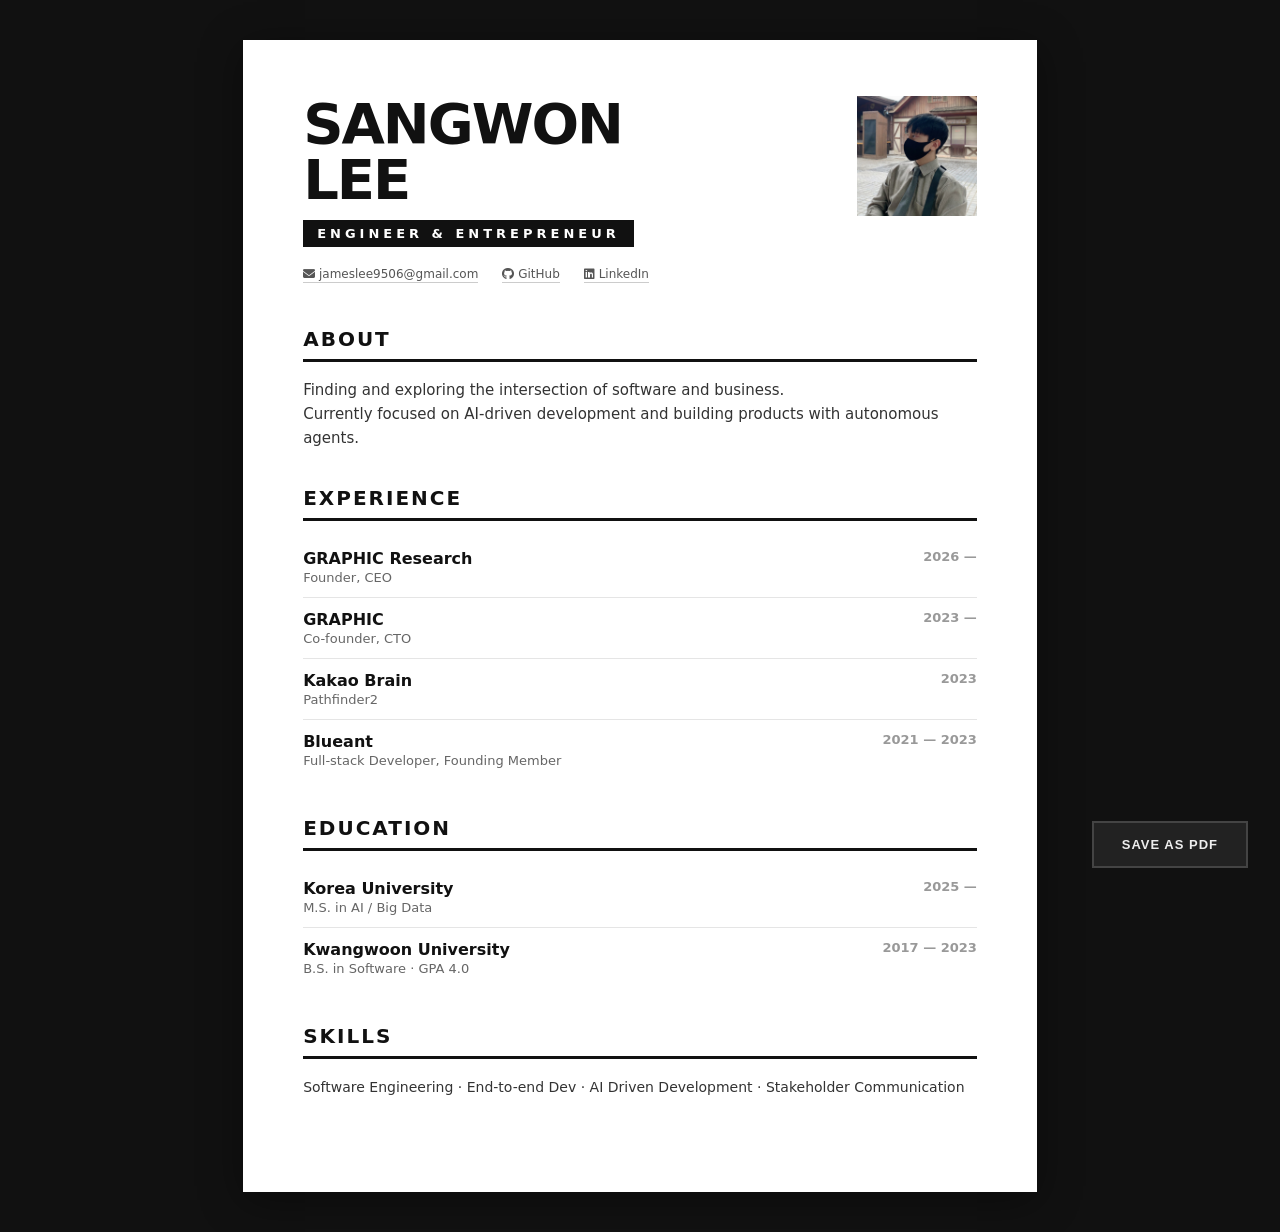
<file: index.html>
<!DOCTYPE html>
<html lang="en">
<head>
    <meta charset="UTF-8">
    <meta name="viewport" content="width=device-width, initial-scale=1.0">
    <meta name="robots" content="noindex, nofollow">
    <title>Sangwon Lee - Resume</title>
    <link rel="stylesheet" href="https://cdnjs.cloudflare.com/ajax/libs/font-awesome/6.5.1/css/all.min.css">
    <style>
        * {
            margin: 0;
            padding: 0;
            box-sizing: border-box;
        }

        body {
            background: #111;
            font-family: 'Pretendard', -apple-system, BlinkMacSystemFont, system-ui, sans-serif;
            color: #111;
            -webkit-font-smoothing: antialiased;
        }

        .page {
            width: 210mm;
            min-height: 297mm;
            background: #fff;
            margin: 40px auto;
            padding: 56px 60px;
            box-shadow: 0 8px 40px rgba(0, 0, 0, 0.4);
        }

        /* Header */
        .header {
            margin-bottom: 44px;
            display: flex;
            justify-content: space-between;
            align-items: start;
        }

        .header-photo {
            width: 120px;
            height: 120px;
            object-fit: cover;
            border-radius: 0;
            flex-shrink: 0;
        }

        .name {
            font-size: 56px;
            font-weight: 900;
            line-height: 1;
            letter-spacing: -2px;
            text-transform: uppercase;
        }

        .tagline {
            display: inline-block;
            margin-top: 12px;
            font-size: 13px;
            font-weight: 700;
            letter-spacing: 4px;
            text-transform: uppercase;
            background: #111;
            color: #fff;
            padding: 6px 14px;
        }

        .contact {
            margin-top: 20px;
            display: flex;
            gap: 24px;
            font-size: 12px;
            font-weight: 500;
            color: #555;
        }

        .contact a {
            color: #555;
            text-decoration: none;
            border-bottom: 1px solid #ccc;
            padding-bottom: 1px;
        }

        .contact a:hover {
            color: #111;
            border-color: #111;
        }

        /* Section */
        .section {
            margin-bottom: 36px;
        }

        .section-title {
            font-size: 20px;
            font-weight: 900;
            text-transform: uppercase;
            letter-spacing: 2px;
            margin-bottom: 16px;
            padding-bottom: 8px;
            border-bottom: 3px solid #111;
        }

        .about {
            font-size: 15px;
            font-weight: 500;
            line-height: 1.6;
            color: #333;
        }

        /* Entry */
        .entry {
            display: grid;
            grid-template-columns: 1fr auto;
            gap: 0 24px;
            padding: 12px 0;
            border-bottom: 1px solid #e5e5e5;
        }

        .entry:last-child {
            border-bottom: none;
        }

        .entry-org {
            font-size: 16px;
            font-weight: 800;
        }

        .entry-period {
            font-size: 13px;
            font-weight: 700;
            color: #999;
            text-align: right;
            align-self: start;
        }

        .entry-role {
            grid-column: 1 / -1;
            font-size: 13px;
            color: #666;
            margin-top: 2px;
        }

        .entry-note {
            grid-column: 1 / -1;
            font-size: 11px;
            color: #aaa;
            margin-top: 2px;
            font-weight: 600;
            text-transform: uppercase;
            letter-spacing: 0.5px;
        }

        /* Skills */
        .skills {
            font-size: 14px;
            font-weight: 500;
            color: #333;
            line-height: 1.8;
        }

        /* Print button */
        .print-btn {
            position: fixed;
            bottom: 32px;
            right: 32px;
            background: #222;
            color: #eee;
            border: 2px solid #444;
            font-family: 'Pretendard', sans-serif;
            font-size: 13px;
            font-weight: 700;
            letter-spacing: 1px;
            text-transform: uppercase;
            padding: 14px 28px;
            cursor: pointer;
            transition: all 0.15s;
        }

        .print-btn:hover {
            background: #444;
            border-color: #666;
        }

        @media print {
            body { background: #fff; }
            .page {
                margin: 0;
                box-shadow: none;
                padding: 40px 48px;
            }
            .print-btn { display: none; }
        }
    </style>
</head>
<script>
    if (/iPhone|iPad|iPod|Android/i.test(navigator.userAgent)) {
        location.replace('mobile.html');
    }
</script>
<body>

<div class="page">
    <div class="header">
        <div class="header-left">
            <div class="name">Sangwon<br>Lee</div>
            <div class="tagline">Engineer & Entrepreneur</div>
            <div class="contact">
                <a href="mailto:jameslee9506@gmail.com"><i class="fa-solid fa-envelope"></i> jameslee9506@gmail.com</a>
                <a href="https://github.com/jameslee9506"><i class="fa-brands fa-github"></i> GitHub</a>
                <a href="https://www.linkedin.com/in/james-l-e-e/"><i class="fa-brands fa-linkedin"></i> LinkedIn</a>
            </div>
        </div>
        <img src="assets/profile.jpeg" alt="Profile" class="header-photo">
    </div>

    <div class="section">
        <div class="section-title">About</div>
        <p class="about">Finding and exploring the intersection of software and business.<br>Currently focused on AI-driven development and building products with autonomous agents.</p>
    </div>

    <div class="section">
        <div class="section-title">Experience</div>

        <div class="entry">
            <span class="entry-org">GRAPHIC Research</span>
            <span class="entry-period">2026 &mdash;</span>
            <span class="entry-role">Founder, CEO</span>
        </div>

        <div class="entry">
            <span class="entry-org">GRAPHIC</span>
            <span class="entry-period">2023 &mdash;</span>
            <span class="entry-role">Co-founder, CTO</span>
        </div>

        <div class="entry">
            <span class="entry-org">Kakao Brain</span>
            <span class="entry-period">2023</span>
            <span class="entry-role">Pathfinder2</span>
        </div>

        <div class="entry">
            <span class="entry-org">Blueant</span>
            <span class="entry-period">2021 &mdash; 2023</span>
            <span class="entry-role">Full-stack Developer, Founding Member</span>
        </div>
    </div>

    <div class="section">
        <div class="section-title">Education</div>

        <div class="entry">
            <span class="entry-org">Korea University</span>
            <span class="entry-period">2025 &mdash;</span>
            <span class="entry-role">M.S. in AI / Big Data</span>
        </div>

        <div class="entry">
            <span class="entry-org">Kwangwoon University</span>
            <span class="entry-period">2017 &mdash; 2023</span>
            <span class="entry-role">B.S. in Software · GPA 4.0</span>
        </div>
    </div>

    <div class="section">
        <div class="section-title">Skills</div>
        <p class="skills">Software Engineering · End-to-end Dev · AI Driven Development · Stakeholder Communication</p>
    </div>
</div>

<button class="print-btn" onclick="window.print()">Save as PDF</button>

</body>
</html>
</file>
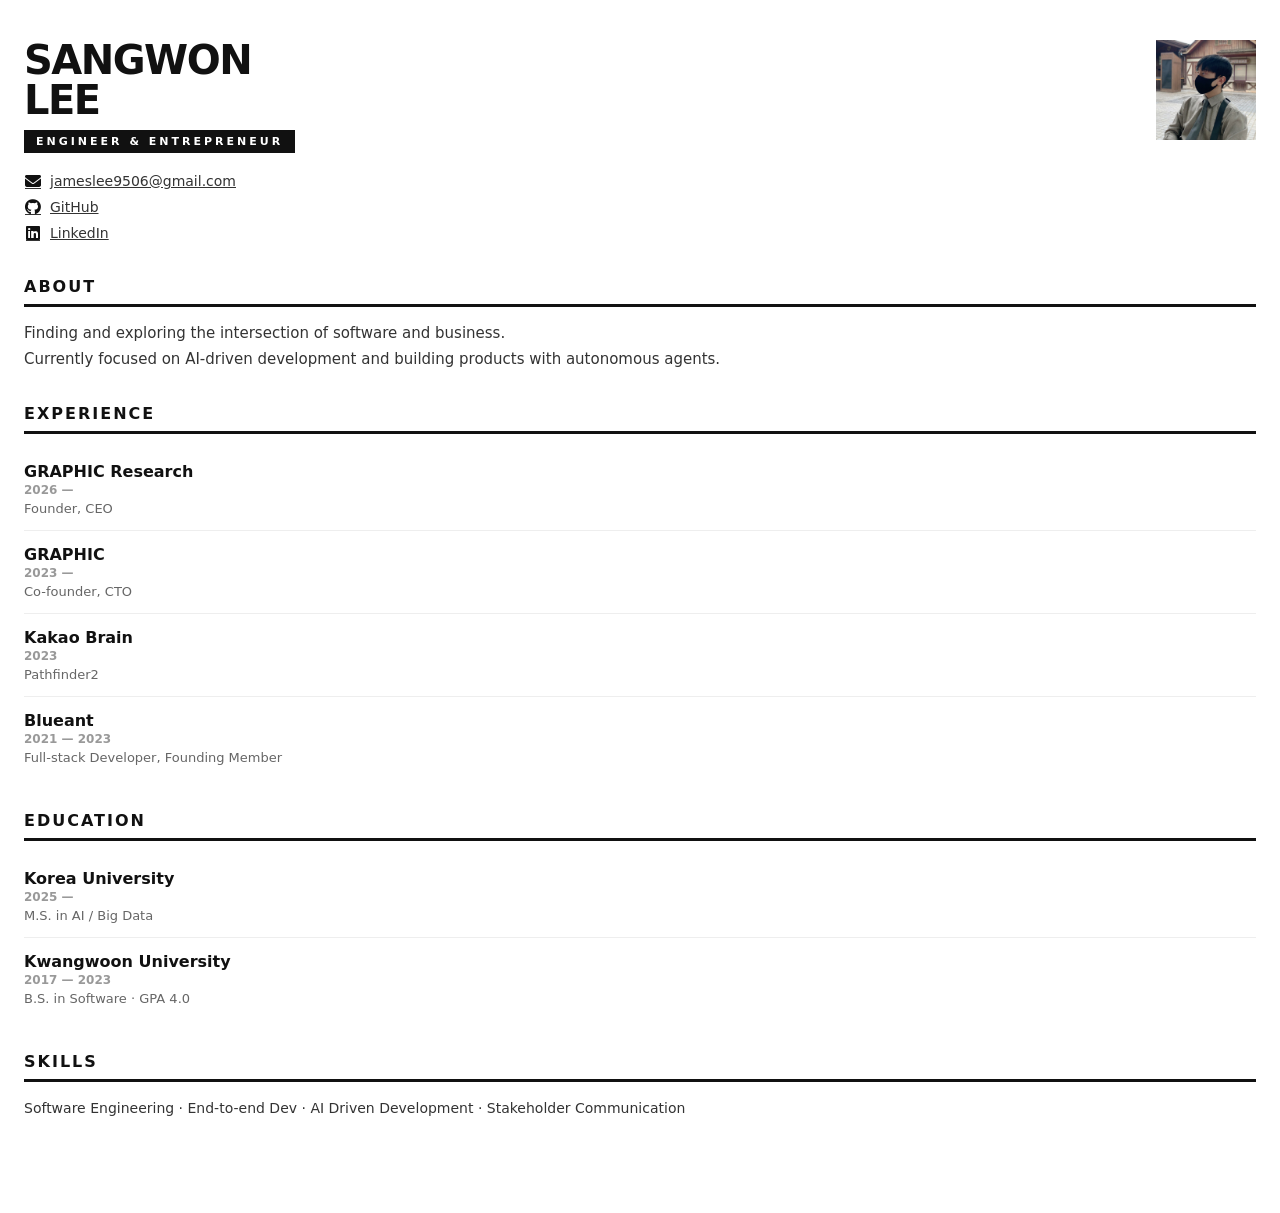
<file: mobile.html>
<!DOCTYPE html>
<html lang="en">
<head>
    <meta charset="UTF-8">
    <meta name="viewport" content="width=device-width, initial-scale=1.0">
    <meta name="robots" content="noindex, nofollow">
    <title>Sangwon Lee - Resume</title>
    <link rel="stylesheet" href="https://cdnjs.cloudflare.com/ajax/libs/font-awesome/6.5.1/css/all.min.css">
    <style>
        * {
            margin: 0;
            padding: 0;
            box-sizing: border-box;
        }

        body {
            background: #fff;
            font-family: 'Pretendard', -apple-system, BlinkMacSystemFont, system-ui, sans-serif;
            color: #111;
            -webkit-font-smoothing: antialiased;
            padding: 40px 24px 60px;
        }

        /* Header */
        .header {
            margin-bottom: 36px;
            display: flex;
            justify-content: space-between;
            align-items: start;
        }

        .header-photo {
            width: 100px;
            height: 100px;
            object-fit: cover;
            border-radius: 0;
            flex-shrink: 0;
        }

        .name {
            font-size: 40px;
            font-weight: 900;
            line-height: 1;
            letter-spacing: -1.5px;
            text-transform: uppercase;
        }

        .tagline {
            display: inline-block;
            margin-top: 10px;
            font-size: 11px;
            font-weight: 700;
            letter-spacing: 3px;
            text-transform: uppercase;
            background: #111;
            color: #fff;
            padding: 5px 12px;
        }

        .contact {
            margin-top: 20px;
            display: flex;
            flex-direction: column;
            gap: 10px;
            font-size: 14px;
            font-weight: 500;
        }

        .contact a {
            color: #333;
            text-decoration: underline;
            display: flex;
            align-items: center;
            gap: 8px;
        }

        .contact i {
            width: 18px;
            text-align: center;
            font-size: 16px;
            color: #111;
        }

        /* Section */
        .section {
            margin-bottom: 32px;
        }

        .section-title {
            font-size: 16px;
            font-weight: 900;
            text-transform: uppercase;
            letter-spacing: 2px;
            margin-bottom: 14px;
            padding-bottom: 8px;
            border-bottom: 3px solid #111;
        }

        .about {
            font-size: 15px;
            font-weight: 500;
            line-height: 1.7;
            color: #333;
        }

        /* Entry */
        .entry {
            padding: 14px 0;
            border-bottom: 1px solid #eee;
        }

        .entry:last-child {
            border-bottom: none;
        }

        .entry-org {
            font-size: 16px;
            font-weight: 800;
        }

        .entry-period {
            font-size: 12px;
            font-weight: 700;
            color: #999;
            margin-top: 2px;
        }

        .entry-role {
            font-size: 13px;
            color: #666;
            margin-top: 4px;
        }

        /* Skills */
        .skills {
            font-size: 14px;
            font-weight: 500;
            color: #333;
            line-height: 1.8;
        }
    </style>
</head>
<body>

<div class="header">
    <div class="header-left">
        <div class="name">Sangwon<br>Lee</div>
        <div class="tagline">Engineer & Entrepreneur</div>
        <div class="contact">
            <a href="mailto:jameslee9506@gmail.com"><i class="fa-solid fa-envelope"></i> jameslee9506@gmail.com</a>
            <a href="https://github.com/jameslee9506"><i class="fa-brands fa-github"></i> GitHub</a>
            <a href="https://www.linkedin.com/in/james-l-e-e/"><i class="fa-brands fa-linkedin"></i> LinkedIn</a>
        </div>
    </div>
    <img src="assets/profile.jpeg" alt="Profile" class="header-photo">
</div>

<div class="section">
    <div class="section-title">About</div>
    <p class="about">Finding and exploring the intersection of software and business.<br>Currently focused on AI-driven development and building products with autonomous agents.</p>
</div>

<div class="section">
    <div class="section-title">Experience</div>

    <div class="entry">
        <div class="entry-org">GRAPHIC Research</div>
        <div class="entry-period">2026 &mdash;</div>
        <div class="entry-role">Founder, CEO</div>
    </div>

    <div class="entry">
        <div class="entry-org">GRAPHIC</div>
        <div class="entry-period">2023 &mdash;</div>
        <div class="entry-role">Co-founder, CTO</div>
    </div>

    <div class="entry">
        <div class="entry-org">Kakao Brain</div>
        <div class="entry-period">2023</div>
        <div class="entry-role">Pathfinder2</div>
    </div>

    <div class="entry">
        <div class="entry-org">Blueant</div>
        <div class="entry-period">2021 &mdash; 2023</div>
        <div class="entry-role">Full-stack Developer, Founding Member</div>
    </div>
</div>

<div class="section">
    <div class="section-title">Education</div>

    <div class="entry">
        <div class="entry-org">Korea University</div>
        <div class="entry-period">2025 &mdash;</div>
        <div class="entry-role">M.S. in AI / Big Data</div>
    </div>

    <div class="entry">
        <div class="entry-org">Kwangwoon University</div>
        <div class="entry-period">2017 &mdash; 2023</div>
        <div class="entry-role">B.S. in Software · GPA 4.0</div>
    </div>
</div>

<div class="section">
    <div class="section-title">Skills</div>
    <p class="skills">Software Engineering · End-to-end Dev · AI Driven Development · Stakeholder Communication</p>
</div>

</body>
</html>
</file>
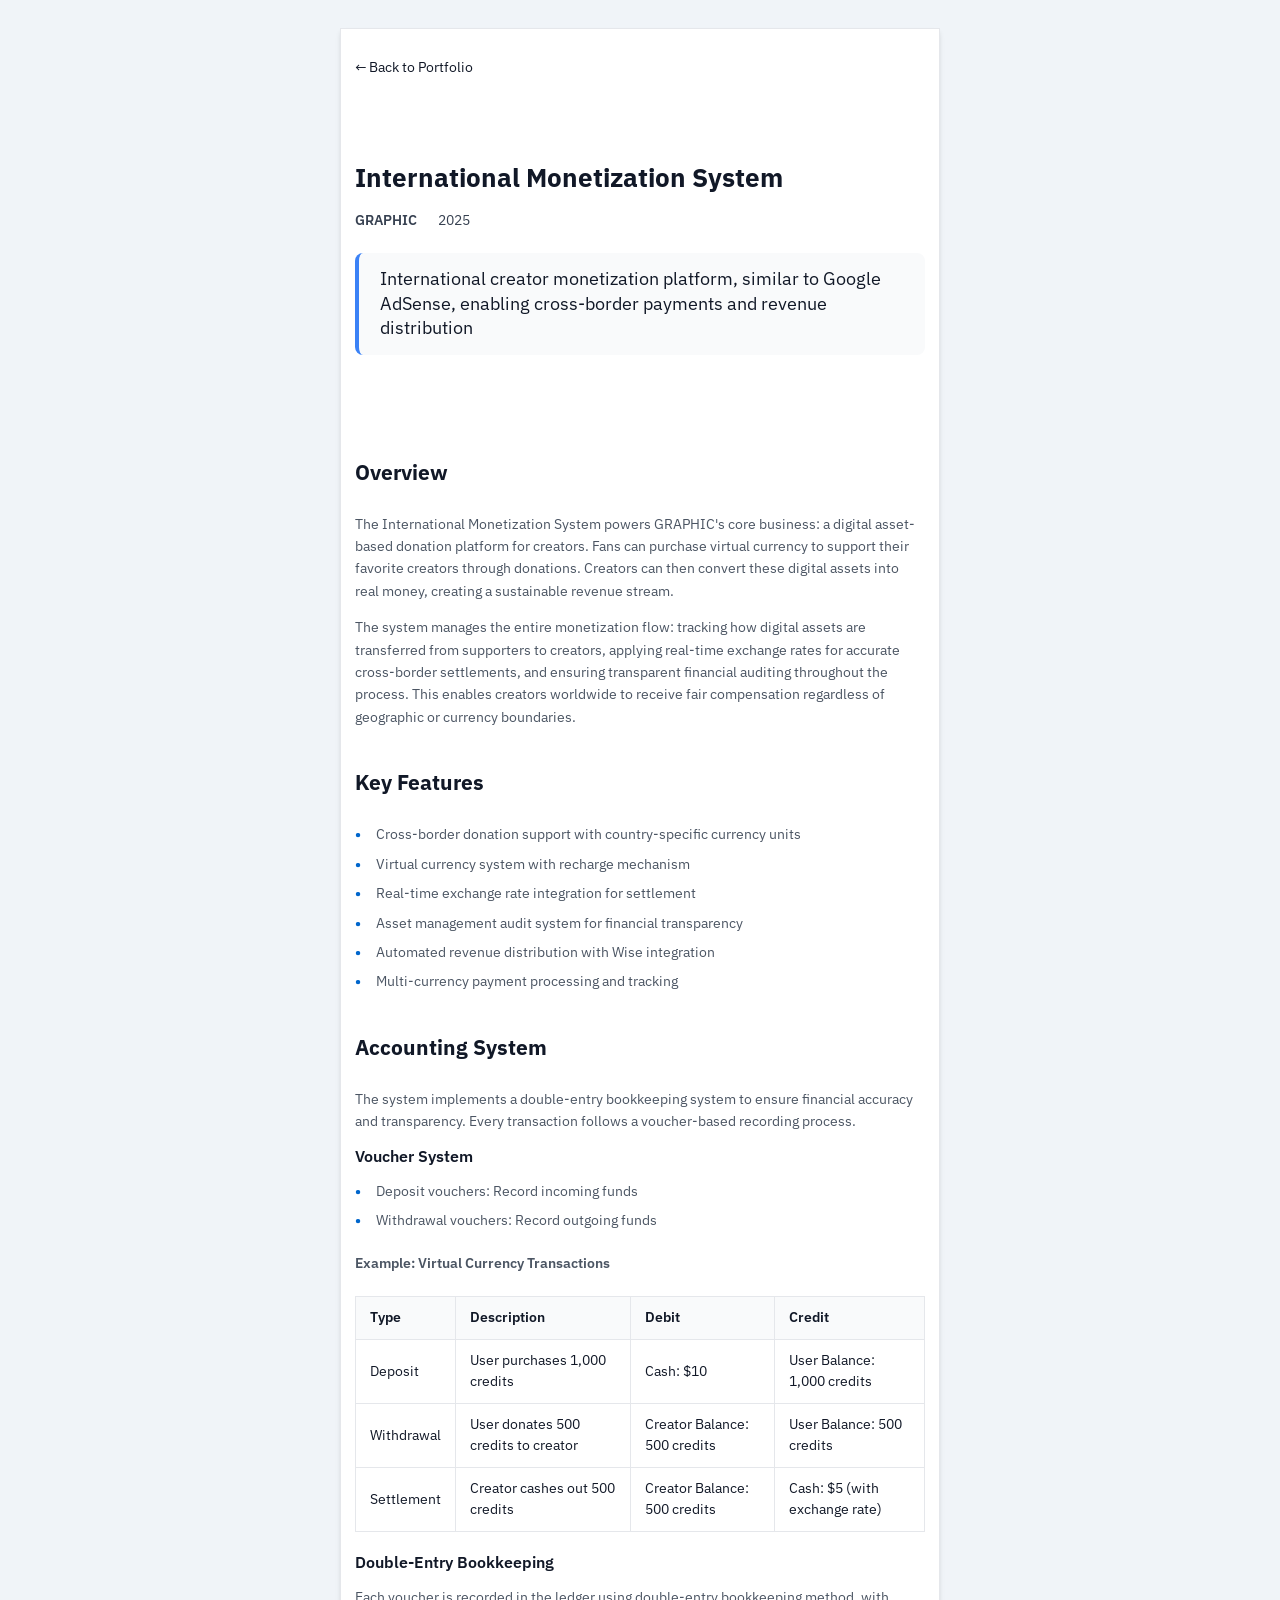
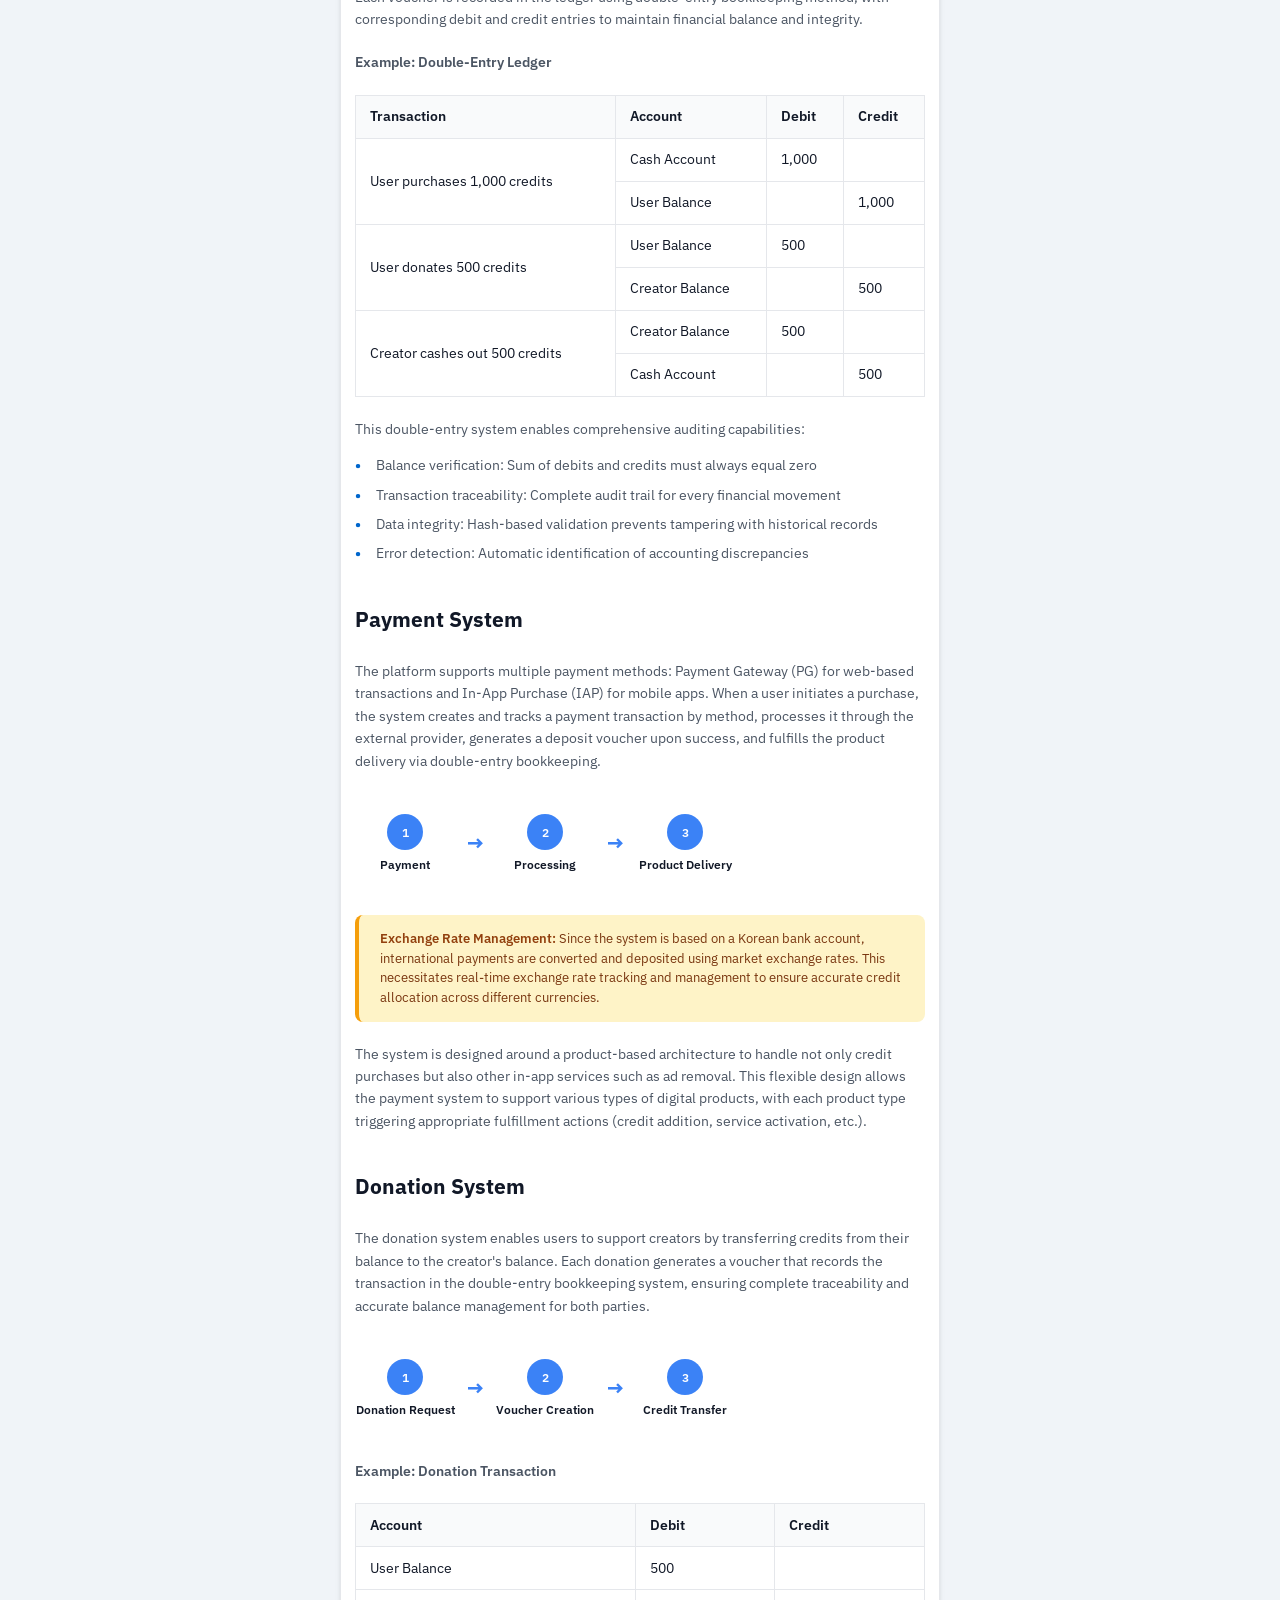
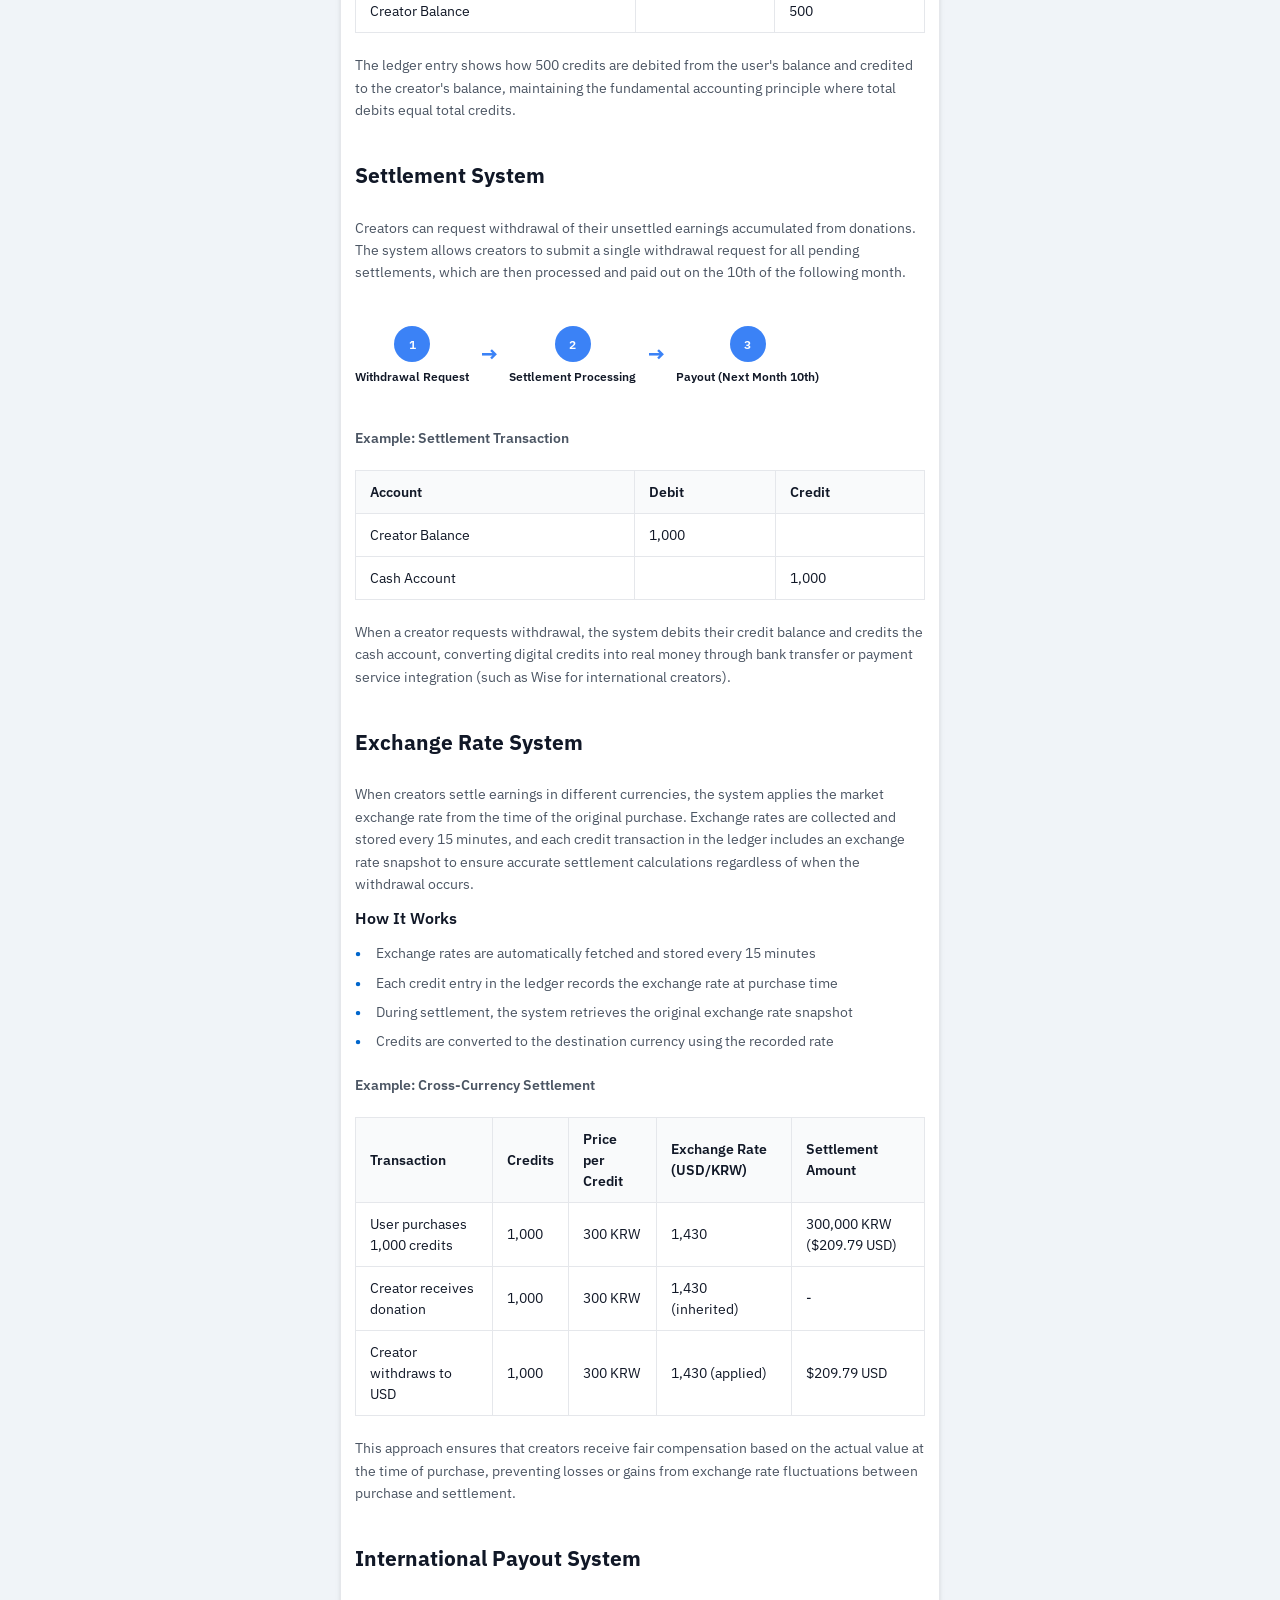
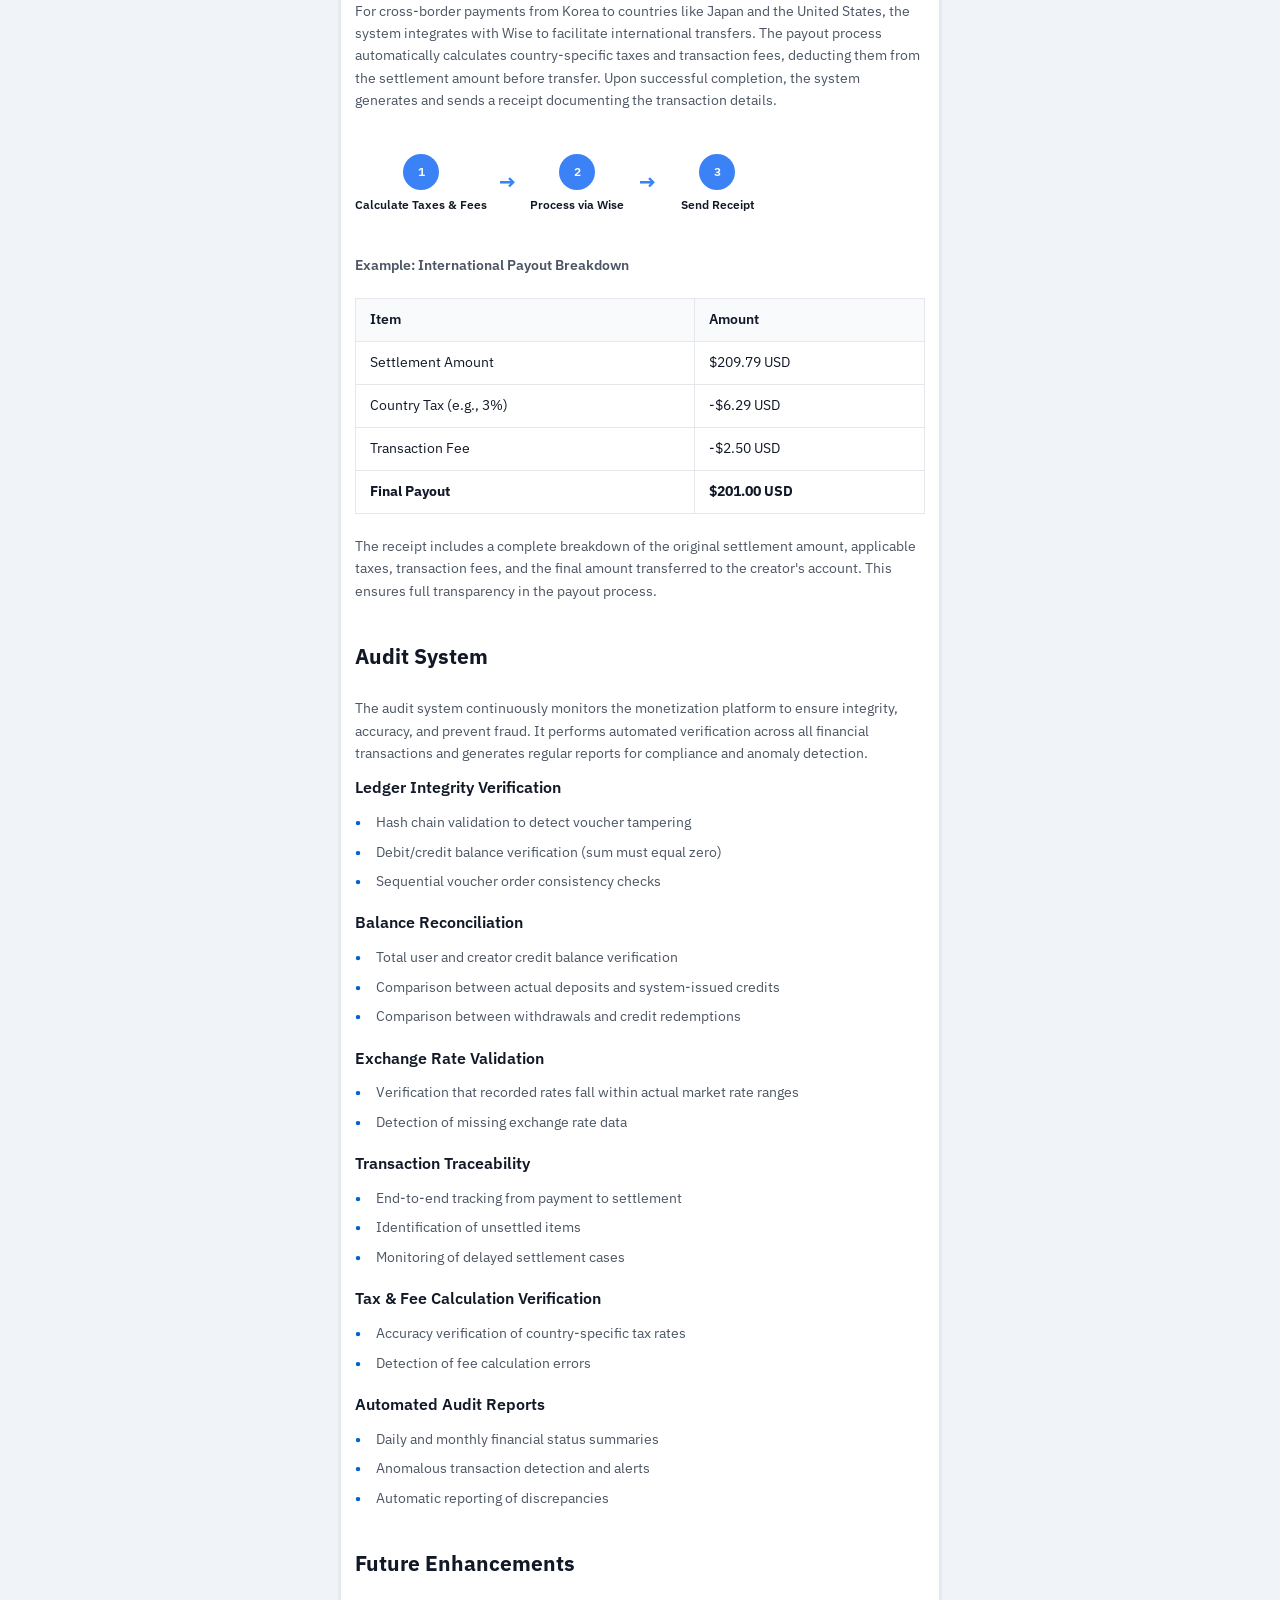
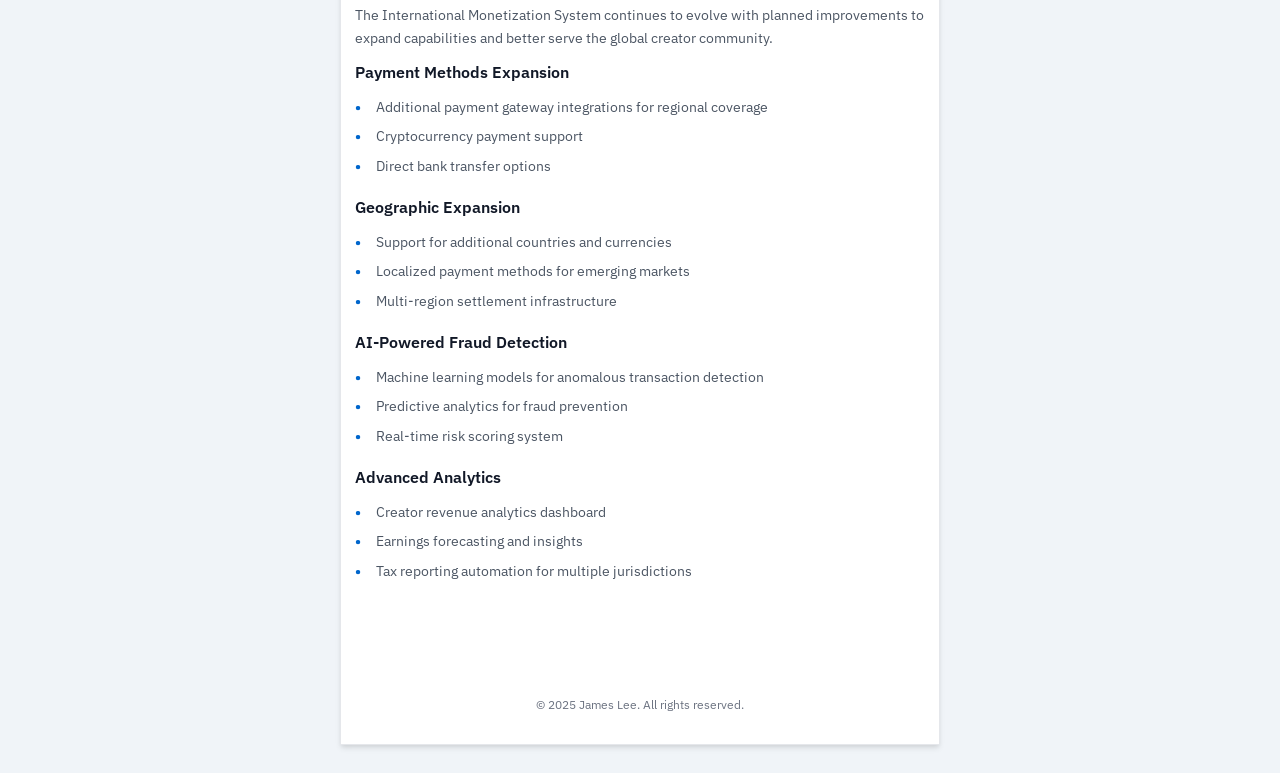
<file: projects/international-monetization-system.html>
<!DOCTYPE html>
<html lang="en">
<head>
    <meta charset="UTF-8">
    <meta name="viewport" content="width=device-width, initial-scale=1.0">
    <meta name="robots" content="noindex, nofollow">
    <title>International Monetization System - James Lee</title>
    <link rel="stylesheet" href="../css/global.css">
    <link rel="stylesheet" href="../css/portfolio.css">
    <link rel="stylesheet" href="../css/project-detail.css">
</head>

<body>
    <div class="content-wrapper">
    <!-- Navigation -->
    <nav class="project-nav">
        <div class="container">
            <a href="../index.html" class="back-link">← Back to Portfolio</a>
        </div>
    </nav>

    <!-- Project Header -->
    <section class="project-header">
        <div class="container">
            <h1 class="project-title">International Monetization System</h1>
            <p class="project-meta">
                <span class="project-company">GRAPHIC</span>
                <span class="project-year">2025</span>
            </p>
            <div class="project-callout">
                <p class="project-summary">International creator monetization platform, similar to Google AdSense, enabling cross-border payments and revenue distribution</p>
            </div>
        </div>
    </section>

    <!-- Project Details -->
    <section class="project-content">
        <div class="container">
            <div class="content-section">
                <h2>Overview</h2>
                <p>The International Monetization System powers GRAPHIC's core business: a digital asset-based donation platform for creators. Fans can purchase virtual currency to support their favorite creators through donations. Creators can then convert these digital assets into real money, creating a sustainable revenue stream.</p>
                <p>The system manages the entire monetization flow: tracking how digital assets are transferred from supporters to creators, applying real-time exchange rates for accurate cross-border settlements, and ensuring transparent financial auditing throughout the process. This enables creators worldwide to receive fair compensation regardless of geographic or currency boundaries.</p>
            </div>

            <div class="content-section">
                <h2>Key Features</h2>
                <ul class="feature-list">
                    <li>Cross-border donation support with country-specific currency units</li>
                    <li>Virtual currency system with recharge mechanism</li>
                    <li>Real-time exchange rate integration for settlement</li>
                    <li>Asset management audit system for financial transparency</li>
                    <li>Automated revenue distribution with Wise integration</li>
                    <li>Multi-currency payment processing and tracking</li>
                </ul>
            </div>

            <div class="content-section">
                <h2>Accounting System</h2>
                <p>The system implements a double-entry bookkeeping system to ensure financial accuracy and transparency. Every transaction follows a voucher-based recording process.</p>
                <h3 class="subsection-title">Voucher System</h3>
                <ul class="feature-list">
                    <li>Deposit vouchers: Record incoming funds</li>
                    <li>Withdrawal vouchers: Record outgoing funds</li>
                </ul>

                <p class="example-title">Example: Virtual Currency Transactions</p>
                <div class="table-container">
                    <table class="transaction-table">
                        <thead>
                            <tr>
                                <th>Type</th>
                                <th>Description</th>
                                <th>Debit</th>
                                <th>Credit</th>
                            </tr>
                        </thead>
                        <tbody>
                            <tr>
                                <td>Deposit</td>
                                <td>User purchases 1,000 credits</td>
                                <td>Cash: $10</td>
                                <td>User Balance: 1,000 credits</td>
                            </tr>
                            <tr>
                                <td>Withdrawal</td>
                                <td>User donates 500 credits to creator</td>
                                <td>Creator Balance: 500 credits</td>
                                <td>User Balance: 500 credits</td>
                            </tr>
                            <tr>
                                <td>Settlement</td>
                                <td>Creator cashes out 500 credits</td>
                                <td>Creator Balance: 500 credits</td>
                                <td>Cash: $5 (with exchange rate)</td>
                            </tr>
                        </tbody>
                    </table>
                </div>

                <h3 class="subsection-title">Double-Entry Bookkeeping</h3>
                <p>Each voucher is recorded in the ledger using double-entry bookkeeping method, with corresponding debit and credit entries to maintain financial balance and integrity.</p>

                <p class="example-title">Example: Double-Entry Ledger</p>
                <div class="table-container">
                    <table class="transaction-table">
                        <thead>
                            <tr>
                                <th>Transaction</th>
                                <th>Account</th>
                                <th>Debit</th>
                                <th>Credit</th>
                            </tr>
                        </thead>
                        <tbody>
                            <tr>
                                <td rowspan="2">User purchases 1,000 credits</td>
                                <td>Cash Account</td>
                                <td>1,000</td>
                                <td></td>
                            </tr>
                            <tr>
                                <td>User Balance</td>
                                <td></td>
                                <td>1,000</td>
                            </tr>
                            <tr>
                                <td rowspan="2">User donates 500 credits</td>
                                <td>User Balance</td>
                                <td>500</td>
                                <td></td>
                            </tr>
                            <tr>
                                <td>Creator Balance</td>
                                <td></td>
                                <td>500</td>
                            </tr>
                            <tr>
                                <td rowspan="2">Creator cashes out 500 credits</td>
                                <td>Creator Balance</td>
                                <td>500</td>
                                <td></td>
                            </tr>
                            <tr>
                                <td>Cash Account</td>
                                <td></td>
                                <td>500</td>
                            </tr>
                        </tbody>
                    </table>
                </div>

                <p>This double-entry system enables comprehensive auditing capabilities:</p>
                <ul class="feature-list">
                    <li>Balance verification: Sum of debits and credits must always equal zero</li>
                    <li>Transaction traceability: Complete audit trail for every financial movement</li>
                    <li>Data integrity: Hash-based validation prevents tampering with historical records</li>
                    <li>Error detection: Automatic identification of accounting discrepancies</li>
                </ul>
            </div>

            <div class="content-section">
                <h2>Payment System</h2>
                <p>The platform supports multiple payment methods: Payment Gateway (PG) for web-based transactions and In-App Purchase (IAP) for mobile apps. When a user initiates a purchase, the system creates and tracks a payment transaction by method, processes it through the external provider, generates a deposit voucher upon success, and fulfills the product delivery via double-entry bookkeeping.</p>

                <div class="flow-diagram-horizontal">
                    <div class="flow-step-h">
                        <div class="flow-step-number-h">1</div>
                        <div class="flow-step-label">Payment</div>
                    </div>
                    <div class="flow-arrow-h">→</div>
                    <div class="flow-step-h">
                        <div class="flow-step-number-h">2</div>
                        <div class="flow-step-label">Processing</div>
                    </div>
                    <div class="flow-arrow-h">→</div>
                    <div class="flow-step-h">
                        <div class="flow-step-number-h">3</div>
                        <div class="flow-step-label">Product Delivery</div>
                    </div>
                </div>

                <div class="alert-callout">
                    <strong>Exchange Rate Management:</strong> Since the system is based on a Korean bank account, international payments are converted and deposited using market exchange rates. This necessitates real-time exchange rate tracking and management to ensure accurate credit allocation across different currencies.
                </div>

                <p>The system is designed around a product-based architecture to handle not only credit purchases but also other in-app services such as ad removal. This flexible design allows the payment system to support various types of digital products, with each product type triggering appropriate fulfillment actions (credit addition, service activation, etc.).</p>
            </div>

            <div class="content-section">
                <h2>Donation System</h2>
                <p>The donation system enables users to support creators by transferring credits from their balance to the creator's balance. Each donation generates a voucher that records the transaction in the double-entry bookkeeping system, ensuring complete traceability and accurate balance management for both parties.</p>

                <div class="flow-diagram-horizontal">
                    <div class="flow-step-h">
                        <div class="flow-step-number-h">1</div>
                        <div class="flow-step-label">Donation Request</div>
                    </div>
                    <div class="flow-arrow-h">→</div>
                    <div class="flow-step-h">
                        <div class="flow-step-number-h">2</div>
                        <div class="flow-step-label">Voucher Creation</div>
                    </div>
                    <div class="flow-arrow-h">→</div>
                    <div class="flow-step-h">
                        <div class="flow-step-number-h">3</div>
                        <div class="flow-step-label">Credit Transfer</div>
                    </div>
                </div>

                <p class="example-title">Example: Donation Transaction</p>
                <div class="table-container">
                    <table class="transaction-table">
                        <thead>
                            <tr>
                                <th>Account</th>
                                <th>Debit</th>
                                <th>Credit</th>
                            </tr>
                        </thead>
                        <tbody>
                            <tr>
                                <td>User Balance</td>
                                <td>500</td>
                                <td></td>
                            </tr>
                            <tr>
                                <td>Creator Balance</td>
                                <td></td>
                                <td>500</td>
                            </tr>
                        </tbody>
                    </table>
                </div>

                <p>The ledger entry shows how 500 credits are debited from the user's balance and credited to the creator's balance, maintaining the fundamental accounting principle where total debits equal total credits.</p>
            </div>

            <div class="content-section">
                <h2>Settlement System</h2>
                <p>Creators can request withdrawal of their unsettled earnings accumulated from donations. The system allows creators to submit a single withdrawal request for all pending settlements, which are then processed and paid out on the 10th of the following month.</p>

                <div class="flow-diagram-horizontal">
                    <div class="flow-step-h">
                        <div class="flow-step-number-h">1</div>
                        <div class="flow-step-label">Withdrawal Request</div>
                    </div>
                    <div class="flow-arrow-h">→</div>
                    <div class="flow-step-h">
                        <div class="flow-step-number-h">2</div>
                        <div class="flow-step-label">Settlement Processing</div>
                    </div>
                    <div class="flow-arrow-h">→</div>
                    <div class="flow-step-h">
                        <div class="flow-step-number-h">3</div>
                        <div class="flow-step-label">Payout (Next Month 10th)</div>
                    </div>
                </div>

                <p class="example-title">Example: Settlement Transaction</p>
                <div class="table-container">
                    <table class="transaction-table">
                        <thead>
                            <tr>
                                <th>Account</th>
                                <th>Debit</th>
                                <th>Credit</th>
                            </tr>
                        </thead>
                        <tbody>
                            <tr>
                                <td>Creator Balance</td>
                                <td>1,000</td>
                                <td></td>
                            </tr>
                            <tr>
                                <td>Cash Account</td>
                                <td></td>
                                <td>1,000</td>
                            </tr>
                        </tbody>
                    </table>
                </div>

                <p>When a creator requests withdrawal, the system debits their credit balance and credits the cash account, converting digital credits into real money through bank transfer or payment service integration (such as Wise for international creators).</p>
            </div>

            <div class="content-section">
                <h2>Exchange Rate System</h2>
                <p>When creators settle earnings in different currencies, the system applies the market exchange rate from the time of the original purchase. Exchange rates are collected and stored every 15 minutes, and each credit transaction in the ledger includes an exchange rate snapshot to ensure accurate settlement calculations regardless of when the withdrawal occurs.</p>

                <h3 class="subsection-title">How It Works</h3>
                <ul class="feature-list">
                    <li>Exchange rates are automatically fetched and stored every 15 minutes</li>
                    <li>Each credit entry in the ledger records the exchange rate at purchase time</li>
                    <li>During settlement, the system retrieves the original exchange rate snapshot</li>
                    <li>Credits are converted to the destination currency using the recorded rate</li>
                </ul>

                <p class="example-title">Example: Cross-Currency Settlement</p>
                <div class="table-container">
                    <table class="transaction-table">
                        <thead>
                            <tr>
                                <th>Transaction</th>
                                <th>Credits</th>
                                <th>Price per Credit</th>
                                <th>Exchange Rate (USD/KRW)</th>
                                <th>Settlement Amount</th>
                            </tr>
                        </thead>
                        <tbody>
                            <tr>
                                <td>User purchases 1,000 credits</td>
                                <td>1,000</td>
                                <td>300 KRW</td>
                                <td>1,430</td>
                                <td>300,000 KRW ($209.79 USD)</td>
                            </tr>
                            <tr>
                                <td>Creator receives donation</td>
                                <td>1,000</td>
                                <td>300 KRW</td>
                                <td>1,430 (inherited)</td>
                                <td>-</td>
                            </tr>
                            <tr>
                                <td>Creator withdraws to USD</td>
                                <td>1,000</td>
                                <td>300 KRW</td>
                                <td>1,430 (applied)</td>
                                <td>$209.79 USD</td>
                            </tr>
                        </tbody>
                    </table>
                </div>

                <p>This approach ensures that creators receive fair compensation based on the actual value at the time of purchase, preventing losses or gains from exchange rate fluctuations between purchase and settlement.</p>
            </div>

            <div class="content-section">
                <h2>International Payout System</h2>
                <p>For cross-border payments from Korea to countries like Japan and the United States, the system integrates with Wise to facilitate international transfers. The payout process automatically calculates country-specific taxes and transaction fees, deducting them from the settlement amount before transfer. Upon successful completion, the system generates and sends a receipt documenting the transaction details.</p>

                <div class="flow-diagram-horizontal">
                    <div class="flow-step-h">
                        <div class="flow-step-number-h">1</div>
                        <div class="flow-step-label">Calculate Taxes & Fees</div>
                    </div>
                    <div class="flow-arrow-h">→</div>
                    <div class="flow-step-h">
                        <div class="flow-step-number-h">2</div>
                        <div class="flow-step-label">Process via Wise</div>
                    </div>
                    <div class="flow-arrow-h">→</div>
                    <div class="flow-step-h">
                        <div class="flow-step-number-h">3</div>
                        <div class="flow-step-label">Send Receipt</div>
                    </div>
                </div>

                <p class="example-title">Example: International Payout Breakdown</p>
                <div class="table-container">
                    <table class="transaction-table">
                        <thead>
                            <tr>
                                <th>Item</th>
                                <th>Amount</th>
                            </tr>
                        </thead>
                        <tbody>
                            <tr>
                                <td>Settlement Amount</td>
                                <td>$209.79 USD</td>
                            </tr>
                            <tr>
                                <td>Country Tax (e.g., 3%)</td>
                                <td>-$6.29 USD</td>
                            </tr>
                            <tr>
                                <td>Transaction Fee</td>
                                <td>-$2.50 USD</td>
                            </tr>
                            <tr>
                                <td><strong>Final Payout</strong></td>
                                <td><strong>$201.00 USD</strong></td>
                            </tr>
                        </tbody>
                    </table>
                </div>

                <p>The receipt includes a complete breakdown of the original settlement amount, applicable taxes, transaction fees, and the final amount transferred to the creator's account. This ensures full transparency in the payout process.</p>
            </div>

            <div class="content-section">
                <h2>Audit System</h2>
                <p>The audit system continuously monitors the monetization platform to ensure integrity, accuracy, and prevent fraud. It performs automated verification across all financial transactions and generates regular reports for compliance and anomaly detection.</p>

                <h3 class="subsection-title">Ledger Integrity Verification</h3>
                <ul class="feature-list">
                    <li>Hash chain validation to detect voucher tampering</li>
                    <li>Debit/credit balance verification (sum must equal zero)</li>
                    <li>Sequential voucher order consistency checks</li>
                </ul>

                <h3 class="subsection-title">Balance Reconciliation</h3>
                <ul class="feature-list">
                    <li>Total user and creator credit balance verification</li>
                    <li>Comparison between actual deposits and system-issued credits</li>
                    <li>Comparison between withdrawals and credit redemptions</li>
                </ul>

                <h3 class="subsection-title">Exchange Rate Validation</h3>
                <ul class="feature-list">
                    <li>Verification that recorded rates fall within actual market rate ranges</li>
                    <li>Detection of missing exchange rate data</li>
                </ul>

                <h3 class="subsection-title">Transaction Traceability</h3>
                <ul class="feature-list">
                    <li>End-to-end tracking from payment to settlement</li>
                    <li>Identification of unsettled items</li>
                    <li>Monitoring of delayed settlement cases</li>
                </ul>

                <h3 class="subsection-title">Tax & Fee Calculation Verification</h3>
                <ul class="feature-list">
                    <li>Accuracy verification of country-specific tax rates</li>
                    <li>Detection of fee calculation errors</li>
                </ul>

                <h3 class="subsection-title">Automated Audit Reports</h3>
                <ul class="feature-list">
                    <li>Daily and monthly financial status summaries</li>
                    <li>Anomalous transaction detection and alerts</li>
                    <li>Automatic reporting of discrepancies</li>
                </ul>
            </div>

            <div class="content-section">
                <h2>Future Enhancements</h2>
                <p>The International Monetization System continues to evolve with planned improvements to expand capabilities and better serve the global creator community.</p>

                <h3 class="subsection-title">Payment Methods Expansion</h3>
                <ul class="feature-list">
                    <li>Additional payment gateway integrations for regional coverage</li>
                    <li>Cryptocurrency payment support</li>
                    <li>Direct bank transfer options</li>
                </ul>

                <h3 class="subsection-title">Geographic Expansion</h3>
                <ul class="feature-list">
                    <li>Support for additional countries and currencies</li>
                    <li>Localized payment methods for emerging markets</li>
                    <li>Multi-region settlement infrastructure</li>
                </ul>

                <h3 class="subsection-title">AI-Powered Fraud Detection</h3>
                <ul class="feature-list">
                    <li>Machine learning models for anomalous transaction detection</li>
                    <li>Predictive analytics for fraud prevention</li>
                    <li>Real-time risk scoring system</li>
                </ul>

                <h3 class="subsection-title">Advanced Analytics</h3>
                <ul class="feature-list">
                    <li>Creator revenue analytics dashboard</li>
                    <li>Earnings forecasting and insights</li>
                    <li>Tax reporting automation for multiple jurisdictions</li>
                </ul>
            </div>
        </div>
    </section>

    <!-- Footer -->
    <footer class="footer">
        <div class="container">
            <p>&copy; 2025 James Lee. All rights reserved.</p>
        </div>
    </footer>
    </div>
    <script>
        document.body.style.setProperty('--random-delay', Math.random() * 8);
    </script>
</body>
</html>
</file>
<file: css/global.css>
/* Import reset */
@import url('reset.css');

/* Import Google Fonts */
@import url('https://fonts.googleapis.com/css2?family=IBM+Plex+Sans:wght@300;400;500;600;700&display=swap');

/* ========================================
   CSS Variables (Design Tokens)
   ======================================== */

:root {
  /* Colors */
  --color-primary: #3b82f6;
  --color-primary-dark: #2563eb;
  --color-secondary: #8b5cf6;
  --color-accent: #10b981;

  --color-gray-50: #f9fafb;
  --color-gray-100: #f3f4f6;
  --color-gray-200: #e5e7eb;
  --color-gray-300: #d1d5db;
  --color-gray-400: #9ca3af;
  --color-gray-500: #6b7280;
  --color-gray-600: #4b5563;
  --color-gray-700: #374151;
  --color-gray-800: #1f2937;
  --color-gray-900: #111827;

  --color-white: #ffffff;
  --color-black: #000000;

  /* Font */
  --font-sans: 'IBM Plex Sans', -apple-system, BlinkMacSystemFont, 'Segoe UI', Roboto, 'Helvetica Neue', Arial, sans-serif;
  --font-mono: 'SF Mono', Monaco, 'Cascadia Code', 'Roboto Mono', Consolas, 'Courier New', monospace;

  /* Font sizes */
  --text-xs: 0.75rem;     /* 12px */
  --text-sm: 0.875rem;    /* 14px */
  --text-base: 1rem;      /* 16px */
  --text-lg: 1.125rem;    /* 18px */
  --text-xl: 1.25rem;     /* 20px */
  --text-2xl: 1.5rem;     /* 24px */
  --text-3xl: 1.875rem;   /* 30px */
  --text-4xl: 2.25rem;    /* 36px */
  --text-5xl: 3rem;       /* 48px */
  --text-6xl: 3.75rem;    /* 60px */

  /* Font weights */
  --font-light: 300;
  --font-normal: 400;
  --font-medium: 500;
  --font-semibold: 600;
  --font-bold: 700;
  --font-extrabold: 800;

  /* Spacing */
  --spacing-1: 0.25rem;   /* 4px */
  --spacing-2: 0.5rem;    /* 8px */
  --spacing-3: 0.75rem;   /* 12px */
  --spacing-4: 1rem;      /* 16px */
  --spacing-5: 1.25rem;   /* 20px */
  --spacing-6: 1.5rem;    /* 24px */
  --spacing-8: 2rem;      /* 32px */
  --spacing-10: 2.5rem;   /* 40px */
  --spacing-12: 3rem;     /* 48px */
  --spacing-16: 4rem;     /* 64px */
  --spacing-20: 5rem;     /* 80px */
}

/* ========================================
   Base Styles
   ======================================== */

html {
  font-size: 87.5%; /* 16px * 87.5% = 14px */
}

@keyframes gradient-shift {
  0% {
    background-position: 0% 50%;
  }
  50% {
    background-position: 100% 50%;
  }
  100% {
    background-position: 0% 50%;
  }
}

body {
  font-family: var(--font-sans);
  font-size: var(--text-base);
  color: var(--color-gray-900);
  background: #f0f4f8;
  min-height: 100vh;
}

/* ========================================
   Typography
   ======================================== */

h1, h2, h3, h4, h5, h6 {
  font-family: var(--font-sans);
  font-weight: var(--font-bold);
  line-height: 1.2;
  margin-bottom: var(--spacing-4);
}

h1 {
  font-size: var(--text-5xl);
  font-weight: var(--font-extrabold);
}

h2 {
  font-size: var(--text-4xl);
}

h3 {
  font-size: var(--text-3xl);
}

h4 {
  font-size: var(--text-2xl);
}

h5 {
  font-size: var(--text-xl);
}

h6 {
  font-size: var(--text-lg);
}

p {
  font-size: var(--text-base);
  line-height: 1.75;
  margin-bottom: var(--spacing-4);
  color: var(--color-gray-700);
}

a {
  color: var(--color-primary);
  transition: color 0.2s ease;
}

a:hover {
  color: var(--color-primary-dark);
}

strong, b {
  font-weight: var(--font-bold);
}

em, i {
  font-style: italic;
}

code {
  font-family: var(--font-mono);
  font-size: 0.875em;
  background-color: var(--color-gray-100);
  padding: 0.125rem 0.25rem;
  border-radius: 0.25rem;
}

pre {
  font-family: var(--font-mono);
  font-size: var(--text-sm);
  background-color: var(--color-gray-100);
  padding: var(--spacing-4);
  border-radius: 0.375rem;
  overflow-x: auto;
  margin-bottom: var(--spacing-4);
}

pre code {
  background-color: transparent;
  padding: 0;
}

blockquote {
  border-left: 4px solid var(--color-gray-300);
  padding-left: var(--spacing-4);
  margin: var(--spacing-4) 0;
  color: var(--color-gray-600);
  font-style: italic;
}

hr {
  border: none;
  border-top: 1px solid var(--color-gray-200);
  margin: var(--spacing-8) 0;
}

/* Lists */
ul, ol {
  margin-bottom: var(--spacing-4);
  padding-left: var(--spacing-6);
}

ul {
  list-style-type: disc;
}

ol {
  list-style-type: decimal;
}

li {
  margin-bottom: var(--spacing-2);
  line-height: 1.75;
}

/* ========================================
   Layout
   ======================================== */

.content-wrapper {
  max-width: 600px;
  margin: var(--spacing-8) auto;
  background: var(--color-white);
  border: 1px solid var(--color-gray-200);
  box-shadow:
    0 4px 6px -1px rgba(0, 0, 0, 0.1),
    0 2px 4px -1px rgba(0, 0, 0, 0.06);
  overflow: hidden;
}

.container {
  margin: 0 auto;
  padding: 0 var(--spacing-4);
}

/* ========================================
   Responsive Design
   ======================================== */

@media (max-width: 768px) {
  body {
    background: var(--color-white);
    animation: none;
    padding: 0;
  }

  .content-wrapper {
    border-radius: 0;
    border: none;
    box-shadow: none;
    background: var(--color-white);
    backdrop-filter: none;
    -webkit-backdrop-filter: none;
    margin: 0 auto;
  }
}
</file>
<file: css/portfolio.css>
/* ========================================
   Portfolio Styles
   ======================================== */

/* General Section Styling */
.section {
  padding: var(--spacing-12) var(--spacing-4);
}

.section-title {
  font-size: var(--text-2xl);
  font-weight: var(--font-bold);
  margin-bottom: var(--spacing-8);
  color: var(--color-gray-700);
  display: flex;
  align-items: center;
  gap: var(--spacing-4);
}

.section-title::after {
  content: '';
  flex: 1;
  height: 1px;
  background-color: var(--color-gray-200);
}

/* Hero Section */
.hero {
  position: relative;
  padding: 0;
}

.hero-cover {
  width: 100%;
  height: 200px;
  overflow: hidden;
  background-color: var(--color-gray-200);
}

.hero-cover img {
  width: 100%;
  height: 100%;
  object-fit: cover;
}

.hero .container {
  padding: 0 var(--spacing-4) var(--spacing-8) var(--spacing-4);
}

.hero-content {
  display: flex;
  flex-direction: column;
  align-items: center;
  gap: var(--spacing-4);
  margin-top: calc(-48px);
  text-align: center;
}

.profile-image {
  width: 120px;
  height: 120px;
  border-radius: 50%;
  overflow: hidden;
  border: 4px solid var(--color-white);
  flex-shrink: 0;
  background-color: var(--color-white);
}

.profile-image img {
  width: 100%;
  height: 100%;
  object-fit: cover;
}

.hero-text {
  flex: 1;
}

.name {
  font-size: var(--text-2xl);
  font-weight: var(--font-bold);
  margin-bottom: var(--spacing-1);
  color: var(--color-gray-900);
  letter-spacing: -0.02em;
}

.subtitle {
  font-size: var(--text-base);
  font-weight: var(--font-normal);
  margin-bottom: var(--spacing-1);
  color: var(--color-gray-600);
}

.bio {
  font-size: var(--text-sm);
  font-weight: var(--font-normal);
  color: var(--color-gray-500);
  line-height: 1.6;
}

.intro {
  font-size: var(--text-base);
  font-weight: var(--font-normal);
  color: var(--color-gray-500);
  line-height: 1.6;
  margin-top: var(--spacing-3);
  max-width: 500px;
  margin-left: auto;
  margin-right: auto;
}

/* Contact Section */

.contact-grid {
  display: flex;
  flex-direction: column;
  gap: var(--spacing-2);
}

.contact-item {
  display: flex;
  gap: var(--spacing-2);
  text-decoration: none;
  color: var(--color-gray-700);
  transition: all 0.2s ease;
}

.contact-label {
  font-size: var(--text-base);
  font-weight: var(--font-medium);
  color: var(--color-gray-900);
  min-width: 80px;
}

.contact-value {
  font-size: var(--text-base);
  font-weight: var(--font-normal);
  color: var(--color-gray-600);
  transition: all 0.2s ease;
}

/* LinkedIn link styling */
.contact-item[href^="https"] .contact-value {
  color: var(--color-primary);
}

.contact-item[href^="https"]:hover .contact-value {
  text-decoration: underline;
}

/* Timeline Sections */
.timeline {
  position: relative;
  padding-left: var(--spacing-10);
}

.timeline::before {
  content: '';
  position: absolute;
  left: 12px;
  top: 8px;
  bottom: 0;
  width: 2px;
  background-color: var(--color-gray-300);
}

.timeline-item {
  position: relative;
  margin-bottom: var(--spacing-8);
  padding-left: var(--spacing-4);
  display: flex;
  justify-content: space-between;
  align-items: flex-start;
  gap: var(--spacing-4);
}

.timeline-item:last-child {
  margin-bottom: 0;
}

.timeline-item::before {
  content: '';
  position: absolute;
  left: -25px;
  top: 6px;
  width: 8px;
  height: 8px;
  border-radius: 50%;
  background-color: var(--color-gray-900);
  border: 2px solid var(--color-white);
}

.timeline-content {
  flex: 1;
}

.timeline-date {
  font-size: var(--text-sm);
  font-weight: var(--font-normal);
  color: var(--color-gray-400);
  white-space: nowrap;
  flex-shrink: 0;
}

.timeline-title {
  font-size: var(--text-lg);
  font-weight: var(--font-semibold);
  color: var(--color-gray-900);
  margin-bottom: var(--spacing-1);
}

.timeline-company {
  font-size: var(--text-sm);
  font-weight: var(--font-medium);
  color: var(--color-primary);
  margin-bottom: var(--spacing-2);
  margin-top: -2px;
  letter-spacing: 0.05em;
}

.timeline-role {
  font-size: var(--text-sm);
  color: var(--color-gray-500);
  line-height: 1.6;
}

/* Experience Section */

/* Projects Section */

.timeline-item-link {
  text-decoration: none;
  color: inherit;
  display: block;
  transition: all 0.2s ease;
  border-radius: 8px;
  padding: var(--spacing-2);
  margin-left: calc(-1 * var(--spacing-2));
  margin-right: calc(-1 * var(--spacing-2));
}

.timeline-item-link:hover {
  background-color: var(--color-gray-50);
  transform: translateX(4px);
}

.timeline-item-link .timeline-title {
  color: var(--color-primary);
}

.timeline-item-link:hover .timeline-title {
  text-decoration: underline;
}

/* Education Section */

/* Certifications & Awards Section */

/* Footer */
.footer {
  padding: var(--spacing-8) 0;
  text-align: center;
}

.footer p {
  font-size: var(--text-sm);
  color: var(--color-gray-500);
  margin: 0;
}

/* Remove default margins from hero section headings */
.hero h1,
.hero p {
  margin-bottom: var(--spacing-2);
}

.hero p:last-child {
  margin-bottom: 0;
}
</file>
<file: css/project-detail.css>
/* Project Detail Page Styles */

.project-nav {
    padding: 2rem 0;
    background: var(--background-primary);
    border-bottom: 1px solid var(--border-color);
    position: sticky;
    top: 0;
    z-index: 100;
}

.back-link {
    display: inline-flex;
    align-items: center;
    color: var(--text-primary);
    text-decoration: none;
    font-size: 1rem;
    transition: color 0.3s ease;
}

.back-link:hover {
    color: var(--accent-color, #0066cc);
}

.project-header {
    padding: 4rem 0 3rem;
    background: var(--background-primary);
}

.project-title {
    font-size: 1.875rem;
    font-weight: 700;
    color: var(--text-primary);
    margin-bottom: 1rem;
    line-height: 1.2;
}

.project-meta {
    display: flex;
    gap: 1.5rem;
    margin-bottom: 1.5rem;
    font-size: 1rem;
}

.project-company {
    font-weight: 600;
    color: var(--text-primary);
}

.project-year {
    color: var(--text-secondary);
}

.project-callout {
    background: var(--color-gray-50, #f9fafb);
    border-left: 4px solid var(--color-primary, #0066cc);
    padding: 1rem 1.5rem;
    border-radius: 8px;
    max-width: 800px;
    margin-top: 1.5rem;
    margin-bottom: 1.5rem;
    font-size: 0.9375rem;
    line-height: 1.5;
}

.project-callout strong {
    font-weight: 600;
}

.alert-callout {
    background: #fef3c7;
    border-left: 4px solid #f59e0b;
    padding: 1rem 1.5rem;
    border-radius: 8px;
    margin-top: 1.5rem;
    margin-bottom: 1.5rem;
    max-width: 800px;
    font-size: 0.9375rem;
    color: #78350f;
    line-height: 1.5;
}

.alert-callout strong {
    color: #92400e;
    font-weight: 600;
}

.project-summary {
    font-size: 1.25rem;
    color: var(--text-secondary);
    line-height: 1.4;
    margin: 0;
}

.project-content {
    padding: 3rem 0;
}

.content-section {
    margin-bottom: 3rem;
}

.content-section h2 {
    font-size: var(--text-2xl);
    font-weight: var(--font-bold);
    color: var(--color-gray-900);
    margin-bottom: var(--spacing-8);
}

.subsection-title {
    font-size: var(--text-lg);
    font-weight: var(--font-semibold);
    color: var(--color-gray-900);
    margin-top: var(--spacing-6);
    margin-bottom: var(--spacing-4);
}

.subsection-title:first-of-type {
    margin-top: 0;
}

.example-title {
    font-size: var(--text-sm);
    font-weight: var(--font-semibold);
    color: var(--color-gray-500);
    margin-top: var(--spacing-6);
    margin-bottom: var(--spacing-3);
}

.content-section p {
    font-size: var(--text-base);
    color: var(--color-gray-600);
    line-height: 1.6;
    max-width: 800px;
}

.feature-list {
    list-style: none;
    padding: 0;
    max-width: 800px;
}

.feature-list li {
    font-size: var(--text-base);
    color: var(--color-gray-600);
    line-height: 1.6;
    padding-left: 1.5rem;
    position: relative;
    margin-bottom: var(--spacing-2);
}

.feature-list li:before {
    content: "•";
    position: absolute;
    left: 0;
    color: var(--accent-color, #0066cc);
    font-weight: bold;
}

.tech-tags {
    display: flex;
    flex-wrap: wrap;
    gap: 0.75rem;
}

.tech-tag {
    display: inline-block;
    padding: 0.5rem 1rem;
    background: var(--background-secondary);
    border: 1px solid var(--border-color);
    border-radius: 6px;
    font-size: 0.875rem;
    color: var(--text-primary);
    font-weight: 500;
}

/* Horizontal Flow Diagram Styles */
.flow-diagram-horizontal {
    display: flex;
    align-items: center;
    gap: 0.75rem;
    margin: 2rem 0;
    overflow-x: auto;
    padding: 1rem 0;
}

.flow-step-h {
    display: flex;
    flex-direction: column;
    align-items: center;
    gap: 0.5rem;
    min-width: 100px;
}

.flow-step-number-h {
    width: 36px;
    height: 36px;
    display: flex;
    align-items: center;
    justify-content: center;
    background: var(--color-primary, #0066cc);
    color: white;
    border-radius: 50%;
    font-weight: 600;
    font-size: 0.875rem;
    flex-shrink: 0;
}

.flow-step-label {
    font-size: 0.875rem;
    font-weight: 600;
    color: var(--text-primary);
    text-align: center;
    line-height: 1.3;
}

.flow-arrow-h {
    font-size: 1.5rem;
    color: var(--color-primary, #0066cc);
    font-weight: bold;
    flex-shrink: 0;
}

/* Table Styles */
.table-container {
    overflow-x: auto;
    margin: 1.5rem 0;
}

.transaction-table {
    width: 100%;
    max-width: 800px;
    border-collapse: collapse;
    font-size: 1rem;
}

.transaction-table th,
.transaction-table td {
    padding: 0.75rem 1rem;
    text-align: left;
    border: 1px solid var(--border-color, #e5e7eb);
}

.transaction-table thead {
    background: var(--color-gray-50, #f9fafb);
}

.transaction-table tbody {
    background: var(--color-white);
}

.transaction-table th {
    font-weight: 600;
    color: var(--text-primary);
}

.transaction-table td {
    color: var(--text-secondary);
}

.transaction-table tbody tr:hover {
    background: var(--color-gray-50, #f9fafb);
}

/* Responsive Design */
@media (max-width: 768px) {
    .project-title {
        font-size: 2rem;
    }

    .project-summary {
        font-size: 1.125rem;
    }

    .content-section h2 {
        font-size: 1.5rem;
    }

    .content-section p,
    .feature-list li {
        font-size: 1rem;
    }

    .transaction-table {
        font-size: 0.875rem;
    }

    .transaction-table th,
    .transaction-table td {
        padding: 0.5rem;
    }
}
</file>
